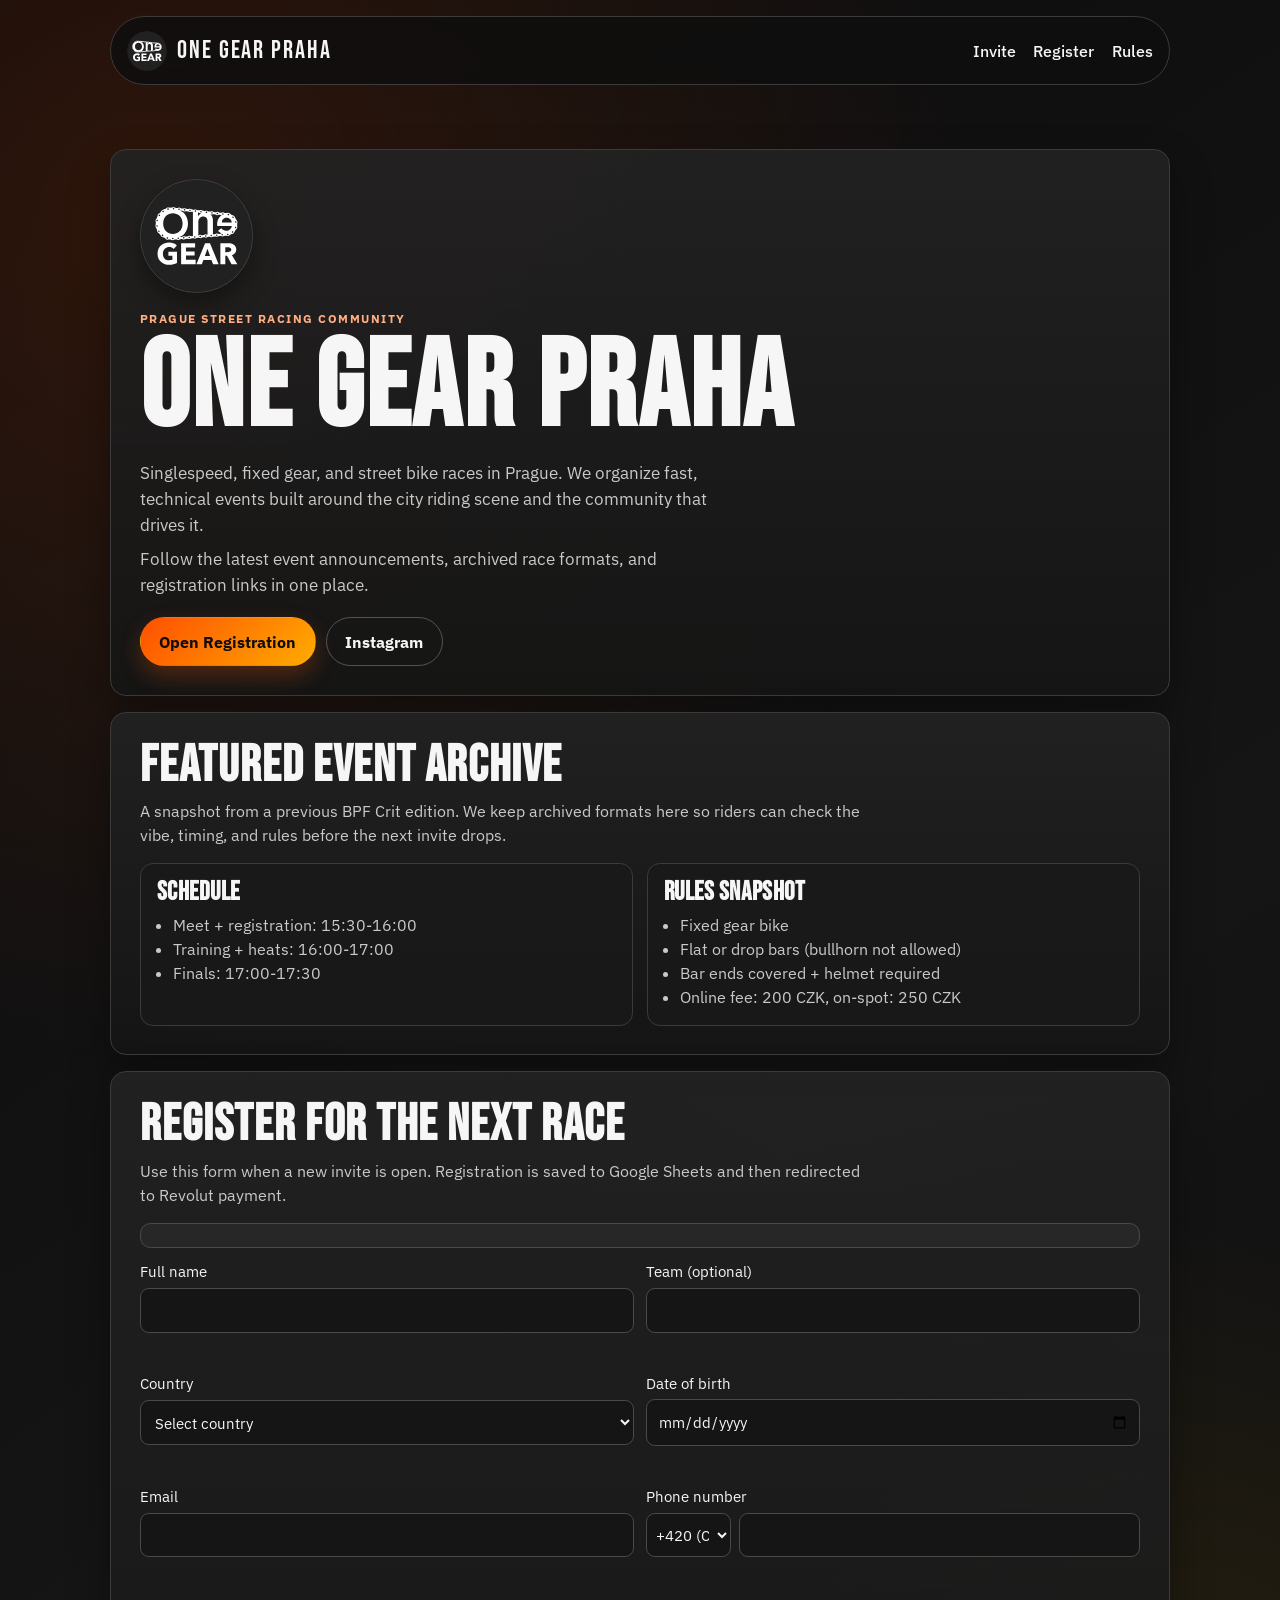
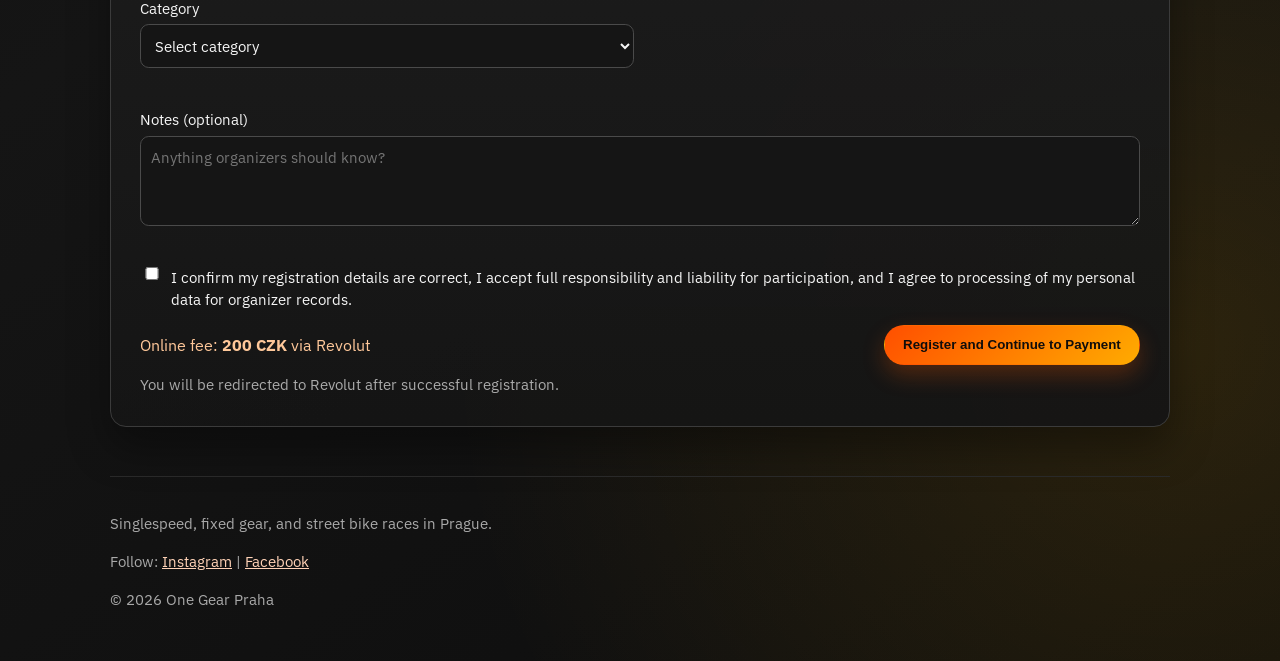
<file: index.html>
<!doctype html>
<html lang="en">
  <head>
    <meta charset="UTF-8" />
    <meta name="viewport" content="width=device-width, initial-scale=1.0" />
    <meta name="theme-color" content="#101010" />
    <meta
      name="description"
      content="One Gear Praha - singlespeed, fixed gear, and street bike races in Prague."
    />
    <meta name="robots" content="index,follow" />
    <meta property="og:type" content="website" />
    <meta property="og:site_name" content="One Gear Praha" />
    <meta property="og:title" content="One Gear Praha | Prague Fixed Gear Races" />
    <meta
      property="og:description"
      content="Singlespeed, fixed gear, and street bike races in Prague."
    />
    <meta property="og:url" content="https://onegearpraha.cc/" />
    <meta name="twitter:card" content="summary_large_image" />
    <meta name="twitter:title" content="One Gear Praha" />
    <meta
      name="twitter:description"
      content="Singlespeed, fixed gear, and street bike races in Prague."
    />
    <link rel="canonical" href="https://onegearpraha.cc/" />
    <title>One Gear Praha | Prague Fixed Gear Races</title>
    <link rel="preconnect" href="https://fonts.googleapis.com" />
    <link rel="preconnect" href="https://fonts.gstatic.com" crossorigin />
    <link
      href="https://fonts.googleapis.com/css2?family=Bebas+Neue&family=IBM+Plex+Sans:wght@400;500;700&display=swap"
      rel="stylesheet"
    />
    <link rel="stylesheet" href="styles.css" />
    <script type="application/ld+json">
      {
        "@context": "https://schema.org",
        "@type": "SportsOrganization",
        "name": "One Gear Praha",
        "url": "https://onegearpraha.cc/",
        "sameAs": ["https://www.instagram.com/one_gear_praha/", "https://www.facebook.com/onegearpraha"],
        "description": "Singlespeed, fixed gear, and street bike races in Prague."
      }
    </script>
  </head>
  <body>
    <div class="mesh" aria-hidden="true"></div>

    <header class="site-header">
      <a class="brand" href="#top" aria-label="One Gear Praha homepage">
        <img class="brand-logo" src="onegear-logo.svg" alt="One Gear logo" />
        <span class="brand-name">ONE GEAR PRAHA</span>
      </a>
      <nav aria-label="Primary">
        <ul class="nav-list">
          <li><a href="#invite">Invite</a></li>
          <li><a href="#register">Register</a></li>
          <li><a href="#rules">Rules</a></li>
        </ul>
      </nav>
    </header>

    <main id="top" class="page">
      <section id="invite" class="hero reveal">
        <img class="hero-logo" src="onegear-logo.svg" alt="One Gear Praha logo" />
        <p class="eyebrow">Prague street racing community</p>
        <h1>One Gear Praha</h1>
        <p class="hero-text">
          Singlespeed, fixed gear, and street bike races in Prague. We organize fast, technical events built around
          the city riding scene and the community that drives it.
        </p>
        <p class="hero-text hero-subtext">
          Follow the latest event announcements, archived race formats, and registration links in one place.
        </p>
        <div class="hero-cta">
          <a class="button button-primary" href="#register">Open Registration</a>
          <a class="button button-ghost" href="https://www.instagram.com/one_gear_praha/" target="_blank" rel="noreferrer"
            >Instagram</a
          >
        </div>
      </section>

      <section class="panel reveal" aria-labelledby="featured-event-title">
        <h2 id="featured-event-title">Featured Event Archive</h2>
        <p class="panel-intro">
          A snapshot from a previous BPF Crit edition. We keep archived formats here so riders can check the vibe,
          timing, and rules before the next invite drops.
        </p>
        <div class="grid-two">
          <article class="card">
            <h3>Schedule</h3>
            <ul class="list-clean">
              <li>Meet + registration: 15:30-16:00</li>
              <li>Training + heats: 16:00-17:00</li>
              <li>Finals: 17:00-17:30</li>
            </ul>
          </article>
          <article id="rules" class="card">
            <h3>Rules Snapshot</h3>
            <ul class="list-clean">
              <li>Fixed gear bike</li>
              <li>Flat or drop bars (bullhorn not allowed)</li>
              <li>Bar ends covered + helmet required</li>
              <li>Online fee: 200 CZK, on-spot: 250 CZK</li>
            </ul>
          </article>
        </div>
      </section>

      <section id="register" class="panel panel-register reveal" aria-labelledby="register-title">
        <div class="panel-head">
          <h2 id="register-title">Register for the Next Race</h2>
          <p>
            Use this form when a new invite is open. Registration is saved to Google Sheets and then redirected to
            Revolut payment.
          </p>
        </div>

        <div id="payment-message" class="notice" aria-live="polite"></div>

        <form
          id="registration-form"
          method="post"
          action="https://script.google.com/macros/s/AKfycbxpFYBmY1x5oWv_a4eXprLaMjsz9dIn_JpI1eIn8Qjo6DsLBaGUU_qBpKA79hdU9eok/exec"
        >
          <input type="hidden" name="eventCode" value="ONEGEAR-GENERAL" />
          <input type="hidden" name="eventName" value="One Gear Praha Registration" />
          <input type="hidden" name="feeCzk" value="200" />
          <input type="hidden" name="currency" value="CZK" />

          <div class="form-grid">
            <label>
              Full name
              <input name="fullName" type="text" autocomplete="name" required />
            </label>
            <label>
              Team (optional)
              <input name="team" type="text" autocomplete="organization" />
            </label>
            <label>
              Country
              <select name="country" id="country" required>
                <option value="" selected disabled>Select country</option>
                <option value="Albania">Albania</option>
                <option value="Algeria">Algeria</option>
                <option value="Argentina">Argentina</option>
                <option value="Armenia">Armenia</option>
                <option value="Australia">Australia</option>
                <option value="Austria">Austria</option>
                <option value="Azerbaijan">Azerbaijan</option>
                <option value="Bahrain">Bahrain</option>
                <option value="Bangladesh">Bangladesh</option>
                <option value="Belarus">Belarus</option>
                <option value="Belgium">Belgium</option>
                <option value="Bolivia">Bolivia</option>
                <option value="Bosnia and Herzegovina">Bosnia and Herzegovina</option>
                <option value="Brazil">Brazil</option>
                <option value="Bulgaria">Bulgaria</option>
                <option value="Cambodia">Cambodia</option>
                <option value="Canada">Canada</option>
                <option value="Chile">Chile</option>
                <option value="China">China</option>
                <option value="Colombia">Colombia</option>
                <option value="Costa Rica">Costa Rica</option>
                <option value="Croatia">Croatia</option>
                <option value="Cyprus">Cyprus</option>
                <option value="Czechia">Czechia</option>
                <option value="Denmark">Denmark</option>
                <option value="Dominican Republic">Dominican Republic</option>
                <option value="Ecuador">Ecuador</option>
                <option value="Egypt">Egypt</option>
                <option value="Estonia">Estonia</option>
                <option value="Finland">Finland</option>
                <option value="France">France</option>
                <option value="Georgia">Georgia</option>
                <option value="Germany">Germany</option>
                <option value="Greece">Greece</option>
                <option value="Guatemala">Guatemala</option>
                <option value="Hong Kong">Hong Kong</option>
                <option value="Hungary">Hungary</option>
                <option value="Iceland">Iceland</option>
                <option value="India">India</option>
                <option value="Indonesia">Indonesia</option>
                <option value="Ireland">Ireland</option>
                <option value="Israel">Israel</option>
                <option value="Italy">Italy</option>
                <option value="Japan">Japan</option>
                <option value="Jordan">Jordan</option>
                <option value="Kazakhstan">Kazakhstan</option>
                <option value="Kenya">Kenya</option>
                <option value="Kuwait">Kuwait</option>
                <option value="Kyrgyzstan">Kyrgyzstan</option>
                <option value="Latvia">Latvia</option>
                <option value="Lebanon">Lebanon</option>
                <option value="Lithuania">Lithuania</option>
                <option value="Luxembourg">Luxembourg</option>
                <option value="Malaysia">Malaysia</option>
                <option value="Malta">Malta</option>
                <option value="Mexico">Mexico</option>
                <option value="Moldova">Moldova</option>
                <option value="Mongolia">Mongolia</option>
                <option value="Montenegro">Montenegro</option>
                <option value="Morocco">Morocco</option>
                <option value="Nepal">Nepal</option>
                <option value="Netherlands">Netherlands</option>
                <option value="New Zealand">New Zealand</option>
                <option value="Nigeria">Nigeria</option>
                <option value="North Macedonia">North Macedonia</option>
                <option value="Norway">Norway</option>
                <option value="Pakistan">Pakistan</option>
                <option value="Panama">Panama</option>
                <option value="Paraguay">Paraguay</option>
                <option value="Peru">Peru</option>
                <option value="Philippines">Philippines</option>
                <option value="Poland">Poland</option>
                <option value="Portugal">Portugal</option>
                <option value="Qatar">Qatar</option>
                <option value="Romania">Romania</option>
                <option value="Saudi Arabia">Saudi Arabia</option>
                <option value="Serbia">Serbia</option>
                <option value="Singapore">Singapore</option>
                <option value="Slovakia">Slovakia</option>
                <option value="Slovenia">Slovenia</option>
                <option value="South Africa">South Africa</option>
                <option value="South Korea">South Korea</option>
                <option value="Spain">Spain</option>
                <option value="Sri Lanka">Sri Lanka</option>
                <option value="Sweden">Sweden</option>
                <option value="Switzerland">Switzerland</option>
                <option value="Taiwan">Taiwan</option>
                <option value="Thailand">Thailand</option>
                <option value="Tunisia">Tunisia</option>
                <option value="Turkey">Turkey</option>
                <option value="Ukraine">Ukraine</option>
                <option value="United Arab Emirates">United Arab Emirates</option>
                <option value="United Kingdom">United Kingdom</option>
                <option value="United States">United States</option>
                <option value="Uruguay">Uruguay</option>
                <option value="Uzbekistan">Uzbekistan</option>
                <option value="Venezuela">Venezuela</option>
                <option value="Vietnam">Vietnam</option>
              </select>
            </label>
            <label>
              Date of birth
              <input name="dateOfBirth" type="date" required />
            </label>
            <label>
              Email
              <input name="email" type="email" autocomplete="email" required />
            </label>
            <label>
              Phone number
              <div class="phone-fields">
                <select id="country-code" name="countryCode" aria-label="International calling code" required>
                  <option value="" selected disabled>Code</option>
                  <option value="+1">+1 (US/CA)</option>
                  <option value="+7">+7 (KZ/RU)</option>
                  <option value="+20">+20 (Egypt)</option>
                  <option value="+27">+27 (South Africa)</option>
                  <option value="+30">+30 (Greece)</option>
                  <option value="+31">+31 (Netherlands)</option>
                  <option value="+32">+32 (Belgium)</option>
                  <option value="+33">+33 (France)</option>
                  <option value="+34">+34 (Spain)</option>
                  <option value="+36">+36 (Hungary)</option>
                  <option value="+39">+39 (Italy)</option>
                  <option value="+40">+40 (Romania)</option>
                  <option value="+41">+41 (Switzerland)</option>
                  <option value="+43">+43 (Austria)</option>
                  <option value="+44">+44 (United Kingdom)</option>
                  <option value="+45">+45 (Denmark)</option>
                  <option value="+46">+46 (Sweden)</option>
                  <option value="+47">+47 (Norway)</option>
                  <option value="+48">+48 (Poland)</option>
                  <option value="+49">+49 (Germany)</option>
                  <option value="+51">+51 (Peru)</option>
                  <option value="+52">+52 (Mexico)</option>
                  <option value="+53">+53 (Cuba)</option>
                  <option value="+54">+54 (Argentina)</option>
                  <option value="+55">+55 (Brazil)</option>
                  <option value="+56">+56 (Chile)</option>
                  <option value="+57">+57 (Colombia)</option>
                  <option value="+58">+58 (Venezuela)</option>
                  <option value="+60">+60 (Malaysia)</option>
                  <option value="+61">+61 (Australia)</option>
                  <option value="+62">+62 (Indonesia)</option>
                  <option value="+63">+63 (Philippines)</option>
                  <option value="+64">+64 (New Zealand)</option>
                  <option value="+65">+65 (Singapore)</option>
                  <option value="+66">+66 (Thailand)</option>
                  <option value="+81">+81 (Japan)</option>
                  <option value="+82">+82 (South Korea)</option>
                  <option value="+84">+84 (Vietnam)</option>
                  <option value="+86">+86 (China)</option>
                  <option value="+90">+90 (Turkey)</option>
                  <option value="+91">+91 (India)</option>
                  <option value="+92">+92 (Pakistan)</option>
                  <option value="+93">+93 (Afghanistan)</option>
                  <option value="+94">+94 (Sri Lanka)</option>
                  <option value="+95">+95 (Myanmar)</option>
                  <option value="+98">+98 (Iran)</option>
                  <option value="+212">+212 (Morocco)</option>
                  <option value="+213">+213 (Algeria)</option>
                  <option value="+216">+216 (Tunisia)</option>
                  <option value="+218">+218 (Libya)</option>
                  <option value="+220">+220 (Gambia)</option>
                  <option value="+221">+221 (Senegal)</option>
                  <option value="+222">+222 (Mauritania)</option>
                  <option value="+223">+223 (Mali)</option>
                  <option value="+224">+224 (Guinea)</option>
                  <option value="+225">+225 (Ivory Coast)</option>
                  <option value="+226">+226 (Burkina Faso)</option>
                  <option value="+227">+227 (Niger)</option>
                  <option value="+228">+228 (Togo)</option>
                  <option value="+229">+229 (Benin)</option>
                  <option value="+230">+230 (Mauritius)</option>
                  <option value="+231">+231 (Liberia)</option>
                  <option value="+232">+232 (Sierra Leone)</option>
                  <option value="+233">+233 (Ghana)</option>
                  <option value="+234">+234 (Nigeria)</option>
                  <option value="+235">+235 (Chad)</option>
                  <option value="+236">+236 (Central African Republic)</option>
                  <option value="+237">+237 (Cameroon)</option>
                  <option value="+238">+238 (Cape Verde)</option>
                  <option value="+239">+239 (Sao Tome and Principe)</option>
                  <option value="+240">+240 (Equatorial Guinea)</option>
                  <option value="+241">+241 (Gabon)</option>
                  <option value="+242">+242 (Congo)</option>
                  <option value="+243">+243 (DR Congo)</option>
                  <option value="+244">+244 (Angola)</option>
                  <option value="+245">+245 (Guinea-Bissau)</option>
                  <option value="+248">+248 (Seychelles)</option>
                  <option value="+249">+249 (Sudan)</option>
                  <option value="+250">+250 (Rwanda)</option>
                  <option value="+251">+251 (Ethiopia)</option>
                  <option value="+252">+252 (Somalia)</option>
                  <option value="+253">+253 (Djibouti)</option>
                  <option value="+254">+254 (Kenya)</option>
                  <option value="+255">+255 (Tanzania)</option>
                  <option value="+256">+256 (Uganda)</option>
                  <option value="+257">+257 (Burundi)</option>
                  <option value="+258">+258 (Mozambique)</option>
                  <option value="+260">+260 (Zambia)</option>
                  <option value="+261">+261 (Madagascar)</option>
                  <option value="+262">+262 (Reunion/Mayotte)</option>
                  <option value="+263">+263 (Zimbabwe)</option>
                  <option value="+264">+264 (Namibia)</option>
                  <option value="+265">+265 (Malawi)</option>
                  <option value="+266">+266 (Lesotho)</option>
                  <option value="+267">+267 (Botswana)</option>
                  <option value="+268">+268 (Eswatini)</option>
                  <option value="+269">+269 (Comoros)</option>
                  <option value="+297">+297 (Aruba)</option>
                  <option value="+298">+298 (Faroe Islands)</option>
                  <option value="+299">+299 (Greenland)</option>
                  <option value="+350">+350 (Gibraltar)</option>
                  <option value="+351">+351 (Portugal)</option>
                  <option value="+352">+352 (Luxembourg)</option>
                  <option value="+353">+353 (Ireland)</option>
                  <option value="+354">+354 (Iceland)</option>
                  <option value="+355">+355 (Albania)</option>
                  <option value="+356">+356 (Malta)</option>
                  <option value="+357">+357 (Cyprus)</option>
                  <option value="+358">+358 (Finland)</option>
                  <option value="+359">+359 (Bulgaria)</option>
                  <option value="+370">+370 (Lithuania)</option>
                  <option value="+371">+371 (Latvia)</option>
                  <option value="+372">+372 (Estonia)</option>
                  <option value="+373">+373 (Moldova)</option>
                  <option value="+374">+374 (Armenia)</option>
                  <option value="+375">+375 (Belarus)</option>
                  <option value="+376">+376 (Andorra)</option>
                  <option value="+377">+377 (Monaco)</option>
                  <option value="+378">+378 (San Marino)</option>
                  <option value="+380">+380 (Ukraine)</option>
                  <option value="+381">+381 (Serbia)</option>
                  <option value="+382">+382 (Montenegro)</option>
                  <option value="+383">+383 (Kosovo)</option>
                  <option value="+385">+385 (Croatia)</option>
                  <option value="+386">+386 (Slovenia)</option>
                  <option value="+387">+387 (Bosnia and Herzegovina)</option>
                  <option value="+389">+389 (North Macedonia)</option>
                  <option value="+420" selected>+420 (Czechia)</option>
                  <option value="+421">+421 (Slovakia)</option>
                  <option value="+423">+423 (Liechtenstein)</option>
                  <option value="+852">+852 (Hong Kong)</option>
                  <option value="+853">+853 (Macao)</option>
                  <option value="+855">+855 (Cambodia)</option>
                  <option value="+856">+856 (Laos)</option>
                  <option value="+880">+880 (Bangladesh)</option>
                  <option value="+886">+886 (Taiwan)</option>
                  <option value="+961">+961 (Lebanon)</option>
                  <option value="+962">+962 (Jordan)</option>
                  <option value="+963">+963 (Syria)</option>
                  <option value="+964">+964 (Iraq)</option>
                  <option value="+965">+965 (Kuwait)</option>
                  <option value="+966">+966 (Saudi Arabia)</option>
                  <option value="+967">+967 (Yemen)</option>
                  <option value="+968">+968 (Oman)</option>
                  <option value="+970">+970 (Palestine)</option>
                  <option value="+971">+971 (UAE)</option>
                  <option value="+972">+972 (Israel)</option>
                  <option value="+973">+973 (Bahrain)</option>
                  <option value="+974">+974 (Qatar)</option>
                  <option value="+975">+975 (Bhutan)</option>
                  <option value="+976">+976 (Mongolia)</option>
                  <option value="+977">+977 (Nepal)</option>
                  <option value="+992">+992 (Tajikistan)</option>
                  <option value="+993">+993 (Turkmenistan)</option>
                  <option value="+994">+994 (Azerbaijan)</option>
                  <option value="+995">+995 (Georgia)</option>
                  <option value="+996">+996 (Kyrgyzstan)</option>
                  <option value="+998">+998 (Uzbekistan)</option>
                </select>
                <input name="phoneNumber" type="tel" inputmode="tel" autocomplete="tel-national" required />
              </div>
            </label>
            <label>
              Category
              <select name="category" required>
                <option value="" selected disabled>Select category</option>
                <option value="rider">Rider</option>
                <option value="spectator">Spectator</option>
              </select>
            </label>
          </div>

          <label class="label-full">
            Notes (optional)
            <textarea name="notes" rows="3" placeholder="Anything organizers should know?"></textarea>
          </label>

          <label class="checkbox-row">
            <input name="consent" type="checkbox" required />
            I confirm my registration details are correct, I accept full responsibility and liability for participation,
            and I agree to processing of my personal data for organizer records.
          </label>

          <div class="form-footer">
            <p class="fee">Online fee: <strong>200 CZK</strong> via Revolut</p>
            <button id="submit-button" class="button button-primary" type="submit">Register and Continue to Payment</button>
          </div>
        </form>

        <p class="status" aria-live="polite">You will be redirected to Revolut after successful registration.</p>
      </section>
    </main>

    <footer class="site-footer">
      <p>Singlespeed, fixed gear, and street bike races in Prague.</p>
      <p>
        Follow:
        <a href="https://www.instagram.com/one_gear_praha/" target="_blank" rel="noreferrer">Instagram</a>
        |
        <a href="https://www.facebook.com/onegearpraha" target="_blank" rel="noreferrer">Facebook</a>
      </p>
      <p>© <span id="year"></span> One Gear Praha</p>
    </footer>

    <script src="script.js"></script>
  </body>
</html>
</file>
<file: styles.css>
:root {
  --bg: #0c0c0c;
  --bg-soft: #171717;
  --surface: #1f1f1f;
  --ink: #f6f6f6;
  --muted: #c9c9c9;
  --line: #3b3b3b;
  --hot: #ff4f00;
  --hot-strong: #d63f00;
  --ok: #6de58f;
  --warn: #ffd166;
  --radius: 1rem;
  --shadow: 0 20px 40px rgba(0, 0, 0, 0.35);
}

* {
  box-sizing: border-box;
}

html,
body {
  margin: 0;
  padding: 0;
}

html {
  scroll-behavior: smooth;
}

body {
  min-height: 100vh;
  font-family: "IBM Plex Sans", "Segoe UI", sans-serif;
  color: var(--ink);
  line-height: 1.5;
  background: radial-gradient(circle at 12% 10%, rgba(255, 79, 0, 0.14), transparent 36%),
    radial-gradient(circle at 92% 86%, rgba(255, 180, 0, 0.12), transparent 32%),
    linear-gradient(145deg, #0b0b0b 0%, #151515 54%, #0d0d0d 100%);
}

.mesh {
  position: fixed;
  inset: 0;
  z-index: -1;
  pointer-events: none;
  opacity: 0.22;
  background-image: linear-gradient(rgba(255, 255, 255, 0.06) 1px, transparent 1px),
    linear-gradient(90deg, rgba(255, 255, 255, 0.06) 1px, transparent 1px);
  background-size: 28px 28px;
  mask-image: radial-gradient(circle at center, black 32%, transparent 95%);
}

.site-header,
.page,
.site-footer {
  width: min(1060px, calc(100% - 2rem));
  margin-inline: auto;
}

.site-header {
  margin-top: 1rem;
  padding: 0.85rem 1rem;
  border: 1px solid var(--line);
  border-radius: 999px;
  background: rgba(15, 15, 15, 0.85);
  backdrop-filter: blur(8px);
  display: flex;
  align-items: center;
  justify-content: space-between;
  position: sticky;
  top: 0.7rem;
  z-index: 8;
}

.brand {
  color: inherit;
  text-decoration: none;
  display: inline-flex;
  align-items: center;
  gap: 0.6rem;
}

.brand-logo {
  width: 2.5rem;
  height: 2.5rem;
  border-radius: 50%;
  object-fit: cover;
}

.brand-name {
  font-family: "Bebas Neue", Impact, sans-serif;
  letter-spacing: 0.08em;
  font-size: 1.55rem;
}

.hero-logo {
  width: 7.1rem;
  height: 7.1rem;
  border-radius: 50%;
  object-fit: cover;
  display: block;
  margin-bottom: 1rem;
  border: 1px solid #3f3f3f;
  box-shadow: 0 10px 24px rgba(0, 0, 0, 0.35);
}

.nav-list {
  margin: 0;
  padding: 0;
  list-style: none;
  display: flex;
  gap: 1.1rem;
}

.nav-list a {
  color: var(--ink);
  text-decoration: none;
  font-weight: 500;
  transition: color 200ms ease, text-shadow 200ms ease;
  padding-bottom: 0.2rem;
  border-bottom: 1px solid transparent;
}

.nav-list a:hover {
  color: var(--hot);
  text-shadow: 0 0 8px rgba(255, 79, 0, 0.25);
}

.page {
  padding: 4rem 0 2.4rem;
  display: grid;
  gap: 1rem;
}

.hero,
.panel {
  border: 1px solid var(--line);
  background: linear-gradient(180deg, rgba(35, 35, 35, 0.9), rgba(21, 21, 21, 0.95));
  border-radius: var(--radius);
  padding: clamp(1rem, 3vw, 1.8rem);
  box-shadow: var(--shadow);
}

.eyebrow {
  text-transform: uppercase;
  letter-spacing: 0.12em;
  font-weight: 700;
  color: #ffaf83;
  font-size: 0.78rem;
  margin: 0;
}

h1,
h2,
h3 {
  font-family: "Bebas Neue", Impact, sans-serif;
  letter-spacing: 0.02em;
  margin-top: 0;
  line-height: 0.95;
}

h1 {
  font-size: clamp(3.1rem, 12vw, 7.6rem);
  margin: 0.3rem 0 0.8rem;
}

h2 {
  font-size: clamp(2rem, 7vw, 3.2rem);
  margin-bottom: 0.55rem;
}

h3 {
  font-size: 1.65rem;
  margin-bottom: 0.45rem;
}

.hero-text {
  margin: 0;
  max-width: 60ch;
  color: var(--muted);
  font-size: 1.08rem;
}

.hero-subtext {
  margin-top: 0.5rem;
}

.hero-cta {
  margin-top: 1.2rem;
  display: flex;
  gap: 0.65rem;
  flex-wrap: wrap;
}

.button {
  appearance: none;
  border: 1px solid transparent;
  border-radius: 999px;
  text-decoration: none;
  font-weight: 700;
  color: inherit;
  background: transparent;
  cursor: pointer;
  padding: 0.72rem 1.15rem;
  transition: transform 170ms ease, box-shadow 170ms ease, background-color 170ms ease;
}

.button:hover {
  transform: translateY(-2px);
}

.button-primary {
  color: #100d0b;
  background: linear-gradient(135deg, var(--hot), #ffab00);
  box-shadow: 0 10px 22px rgba(255, 92, 0, 0.25);
}

.button-primary:hover {
  background: linear-gradient(135deg, var(--hot-strong), #dd9600);
}

.button:disabled {
  opacity: 0.7;
  cursor: not-allowed;
  transform: none;
}

.button.is-loading {
  display: inline-flex;
  align-items: center;
  gap: 0.6rem;
}

.spinner {
  display: inline-block;
  width: 0.9rem;
  height: 0.9rem;
  border: 2px solid rgba(16, 13, 11, 0.3);
  border-top-color: #100d0b;
  border-radius: 50%;
  animation: spin 600ms linear infinite;
}

@keyframes spin {
  to {
    transform: rotate(360deg);
  }
}

@keyframes labelPulse {
  0% {
    text-shadow: 0 0 0 rgba(255, 79, 0, 0);
  }
  50% {
    text-shadow: 0 0 8px rgba(255, 79, 0, 0.3);
  }
  100% {
    text-shadow: 0 0 0 rgba(255, 79, 0, 0);
  }
}

@keyframes slideDown {
  from {
    opacity: 0;
    transform: translateY(-4px);
  }
  to {
    opacity: 1;
    transform: translateY(0);
  }
}

.button-ghost {
  border-color: #555;
}

.grid-two {
  display: grid;
  grid-template-columns: repeat(2, minmax(0, 1fr));
  gap: 0.85rem;
}

.card {
  border: 1px solid var(--line);
  border-radius: 0.8rem;
  background: rgba(25, 25, 25, 0.85);
  padding: 1rem;
}

.list-clean {
  margin: 0;
  padding-left: 1rem;
  color: var(--muted);
}

.panel-head p {
  margin-top: 0;
  color: var(--muted);
  max-width: 72ch;
}

.panel-intro {
  margin: 0 0 1rem;
  color: var(--muted);
  max-width: 72ch;
}

.notice {
  border: 1px solid #4b4b4b;
  background: rgba(40, 40, 40, 0.9);
  padding: 0.72rem 0.82rem;
  border-radius: 0.65rem;
  margin-bottom: 0.8rem;
  color: var(--muted);
}

.notice code {
  background: #121212;
  border: 1px solid #353535;
  border-radius: 0.35rem;
  padding: 0.1rem 0.28rem;
}

.notice-warning {
  border-color: #7b6526;
  color: #ffe5a0;
}

.notice-success {
  border-color: #2c8053;
  color: #baf2cc;
}

form {
  display: grid;
  gap: 0.85rem;
}

.form-grid {
  display: grid;
  grid-template-columns: repeat(2, minmax(0, 1fr));
  gap: 0.8rem;
}

label {
  display: grid;
  gap: 0.3rem;
  font-size: 0.95rem;
  transition: transform 200ms ease;
}

.phone-fields {
  display: grid;
  grid-template-columns: 5.3rem 1fr;
  gap: 0.5rem;
}

.phone-fields select[name="countryCode"] {
  text-align: center;
  padding-inline: 0.3rem;
}

input,
select,
textarea {
  width: 100%;
  border: 1px solid #4a4a4a;
  background: #151515;
  color: var(--ink);
  border-radius: 0.55rem;
  padding: 0.62rem 0.65rem;
  font: inherit;
  transition: border-color 220ms ease, box-shadow 220ms ease, background-color 220ms ease;
}

input:focus,
select:focus,
textarea:focus {
  outline: none;
  border-color: #ff9755;
  box-shadow: 0 0 0 3px rgba(255, 151, 85, 0.15);
}

input.is-invalid,
select.is-invalid,
textarea.is-invalid {
  border-color: #e74c3c;
  background-color: rgba(231, 76, 60, 0.08);
}

input.is-invalid:focus,
select.is-invalid:focus,
textarea.is-invalid:focus {
  border-color: #e74c3c;
  box-shadow: 0 0 0 3px rgba(231, 76, 60, 0.12);
}

.error-message {
  color: #ff8b7b;
  font-size: 0.82rem;
  margin-top: 0.25rem;
  display: block;
  min-height: 1.1rem;
  animation: slideDown 200ms ease-out;
}

@keyframes slideDown {
  from {
    opacity: 0;
    transform: translateY(-4px);
  }
  to {
    opacity: 1;
    transform: translateY(0);
  }
}

label.is-focused {
  animation: labelPulse 300ms ease;
}

.label-full {
  grid-column: 1 / -1;
}

.checkbox-row {
  grid-template-columns: auto 1fr;
  align-items: start;
  gap: 0.5rem;
  transition: opacity 200ms ease;
}

.checkbox-row input {
  width: 1rem;
  margin-top: 0.1rem;
  accent-color: var(--hot);
  cursor: pointer;
}

.checkbox-row.is-checked {
  opacity: 0.95;
}

.form-footer {
  display: flex;
  gap: 1rem;
  align-items: center;
  justify-content: space-between;
  flex-wrap: wrap;
}

.fee {
  margin: 0;
  color: #ffc89a;
}

.status {
  margin: 0.6rem 0 0;
  color: #aaaaaa;
  font-size: 0.94rem;
}

.site-footer {
  border-top: 1px solid #2a2a2a;
  margin-top: 0.7rem;
  padding: 1.2rem 0 2.2rem;
  color: #a9a9a9;
  font-size: 0.95rem;
}

.site-footer a {
  color: #ffd2b6;
}

.reveal {
  opacity: 0;
  transform: translateY(16px);
  transition: opacity 520ms ease, transform 520ms ease;
}

.reveal.is-visible {
  opacity: 1;
  transform: translateY(0);
}

@media (max-width: 860px) {
  .site-header {
    border-radius: 1rem;
    position: static;
    flex-wrap: wrap;
    row-gap: 0.5rem;
  }

  .page {
    padding-top: 2.2rem;
  }

  .grid-two,
  .form-grid {
    grid-template-columns: 1fr;
  }

  .brand-name {
    font-size: 1.15rem;
  }

  .hero-logo {
    width: 5.2rem;
    height: 5.2rem;
  }

  .nav-list {
    gap: 0.7rem;
    font-size: 0.94rem;
    flex-wrap: wrap;
  }
}
</file>
